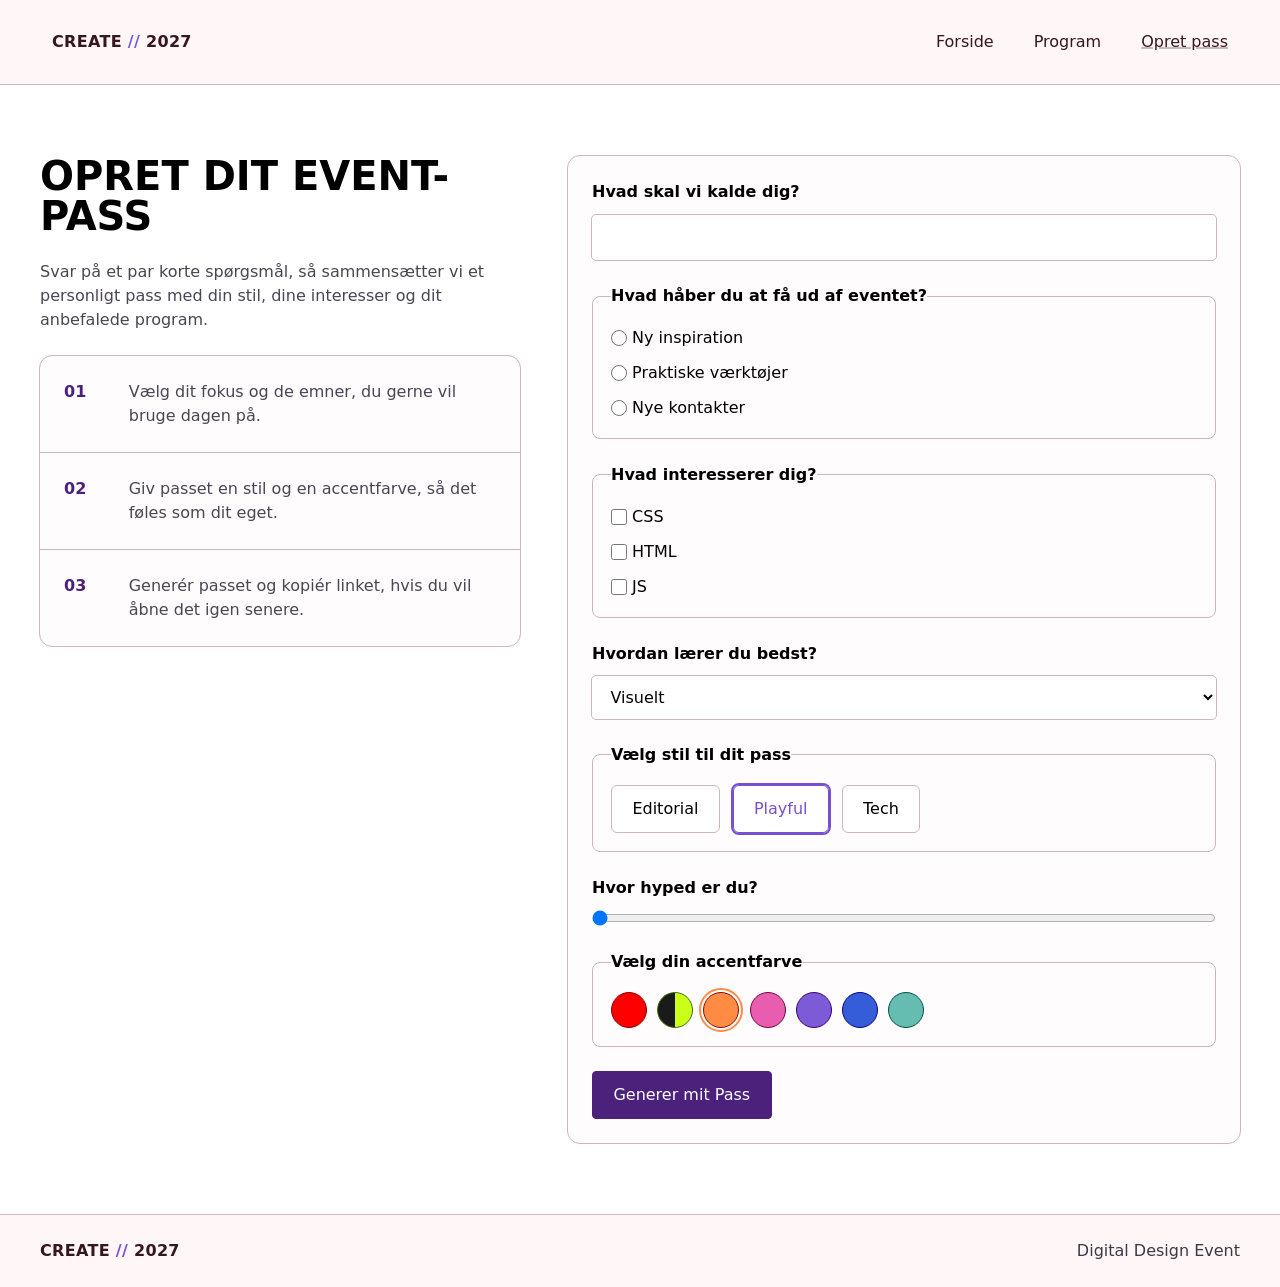
<file: form.html>
<!DOCTYPE html>
<html lang="da">

<head>
  <meta charset="UTF-8">
  <meta name="viewport" content="width=device-width, initial-scale=1.0">
  <title>Design dit event-pass | Design Tomorrow 2027</title>
  <link rel="stylesheet" href="./starter.css">
  <link rel="stylesheet" href="./style.css">
</head>

<body>
  <header class="site-header">
    <div class="header-content">
      <a class="site-logo" href="./" aria-label="Create 2027">
        <span>Create</span>
        <span class="logo-slash">//</span>
        <span>2027</span>
      </a>
      <nav class="site-nav" aria-label="Primær navigation">
        <button popovertarget="menu">Menu</button>
        <ul class="menu" id="menu" popover>
          <li><a href="./">Forside</a></li>
          <li><a href="./svg.html">Program</a></li>
          <li><a aria-current="page" href="./form.html" data-variant="filled">Opret pass</a></li>
        </ul>
      </nav>
    </div>
  </header>
  <main>
    <section class="form-wrapper">
      <header class="form-intro">
        <h1>Opret dit event-pass</h1>
        <p>Svar på et par korte spørgsmål, så sammensætter vi et personligt pass med din stil, dine interesser og dit
          anbefalede program.</p>
        <ol class="form-steps">
          <li>
            <span>01</span>
            <p>Vælg dit fokus og de emner, du gerne vil bruge dagen på.</p>
          </li>
          <li>
            <span>02</span>
            <p>Giv passet en stil og en accentfarve, så det føles som dit eget.</p>
          </li>
          <li>
            <span>03</span>
            <p>Generér passet og kopiér linket, hvis du vil åbne det igen senere.</p>
          </li>
        </ol>
      </header>
      <form class="pass-form" action="./opsamling.html">
        <div class="form-group">
          <label for="nickname">Hvad skal vi kalde dig?</label>
          <input type="text" id="nickname" name="nickname" required>
          <div class="error-message">Skriv dit kælenavn</div>
        </div>
        <fieldset class="form-group">
          <legend>Hvad håber du at få ud af eventet?</legend>
          <label for="reason-inspiration">
            <input type="radio" id="reason-inspiration" name="reason" value="inspiration" required>
            Ny inspiration
          </label>
          <label for="reason-tools">
            <input type="radio" id="reason-tools" name="reason" value="tools">
            Praktiske værktøjer
          </label>
          <label for="reason-network">
            <input type="radio" id="reason-network" name="reason" value="network">
            Nye kontakter
          </label>
        </fieldset>
        <fieldset class="form-group">
          <legend>Hvad interesserer dig?</legend>
          <label for="interest-css">
            <input type="checkbox" id="interest-css" name="interest" value="CSS">
            CSS
          </label>
          <label for="interest-html">
            <input type="checkbox" id="interest-html" name="interest" value="HTML">
            HTML
          </label>
          <label for="interest-javascript">
            <input type="checkbox" id="interest-javascript" name="interest" value="JavaScript">
            JS
          </label>
        </fieldset>
        <div class="form-group">
          <label for="learning-style">Hvordan lærer du bedst?</label>
          <select name="learning-style" id="learning-style" required>
            <option value="visual">Visuelt</option>
            <option value="auditive">Auditivt</option>
            <option value="lbd">Learning by doing</option>
          </select>
        </div>
        <fieldset class="form-group style-options" data-layout="inline">
          <legend>Vælg stil til dit pass</legend>
          <label class="style-option" for="style-editorial">
            <input type="radio" id="style-editorial" name="style" value="editorial" required>
            <span>Editorial</span>
          </label>
          <label class="style-option" for="style-playful">
            <input type="radio" id="style-playful" name="style" value="playful" checked>
            <span>Playful</span>
          </label>
          <label class="style-option" for="style-tech">
            <input type="radio" id="style-tech" name="style" value="tech">
            <span>Tech</span>
          </label>
        </fieldset>
        <div class="form-group">
          <label for="slider">Hvor hyped er du?</label>
          <input type="range" id="slider" name="slider" value="0" max="100" step="10">
        </div>
        <fieldset class="form-group" data-layout="inline">
          <legend>Vælg din accentfarve</legend>
          <label for="color-red" data-color="red">
            <input class="color-input" type="radio" id="color-red" name="color" value="red" required>
            <span class="visually-hidden">Rød</span>
          </label>
          <label for="color-lime" data-color="lime">
            <input class="color-input" type="radio" id="color-lime" name="color" value="lime">
            <span class="visually-hidden">Lime</span>
          </label>
          <label for="color-orange" data-color="orange">
            <input class="color-input" type="radio" id="color-orange" name="color" value="orange" checked>
            <span class="visually-hidden">Orange</span>
          </label>
          <label for="color-pink" data-color="pink">
            <input class="color-input" type="radio" id="color-pink" name="color" value="pink">
            <span class="visually-hidden">Pink</span>
          </label>
          <label for="color-purple" data-color="purple">
            <input class="color-input" type="radio" id="color-purple" name="color" value="purple">
            <span class="visually-hidden">Lilla</span>
          </label>
          <label for="color-blue" data-color="blue">
            <input class="color-input" type="radio" id="color-blue" name="color" value="blue">
            <span class="visually-hidden">Blå</span>
          </label>
          <label for="color-teal" data-color="teal">
            <input class="color-input" type="radio" id="color-teal" name="color" value="teal">
            <span class="visually-hidden">Turkis</span>
          </label>
        </fieldset>
        <button type="submit">Generer mit Pass</button>
      </form>
    </section>
  </main>
  <footer class="site-footer">
    <p class="footer-logo">Create <span>//</span> 2027</p>
    <p>Digital Design Event</p>
  </footer>
  <script src="./script.js"></script>
</body>

</html>
</file>
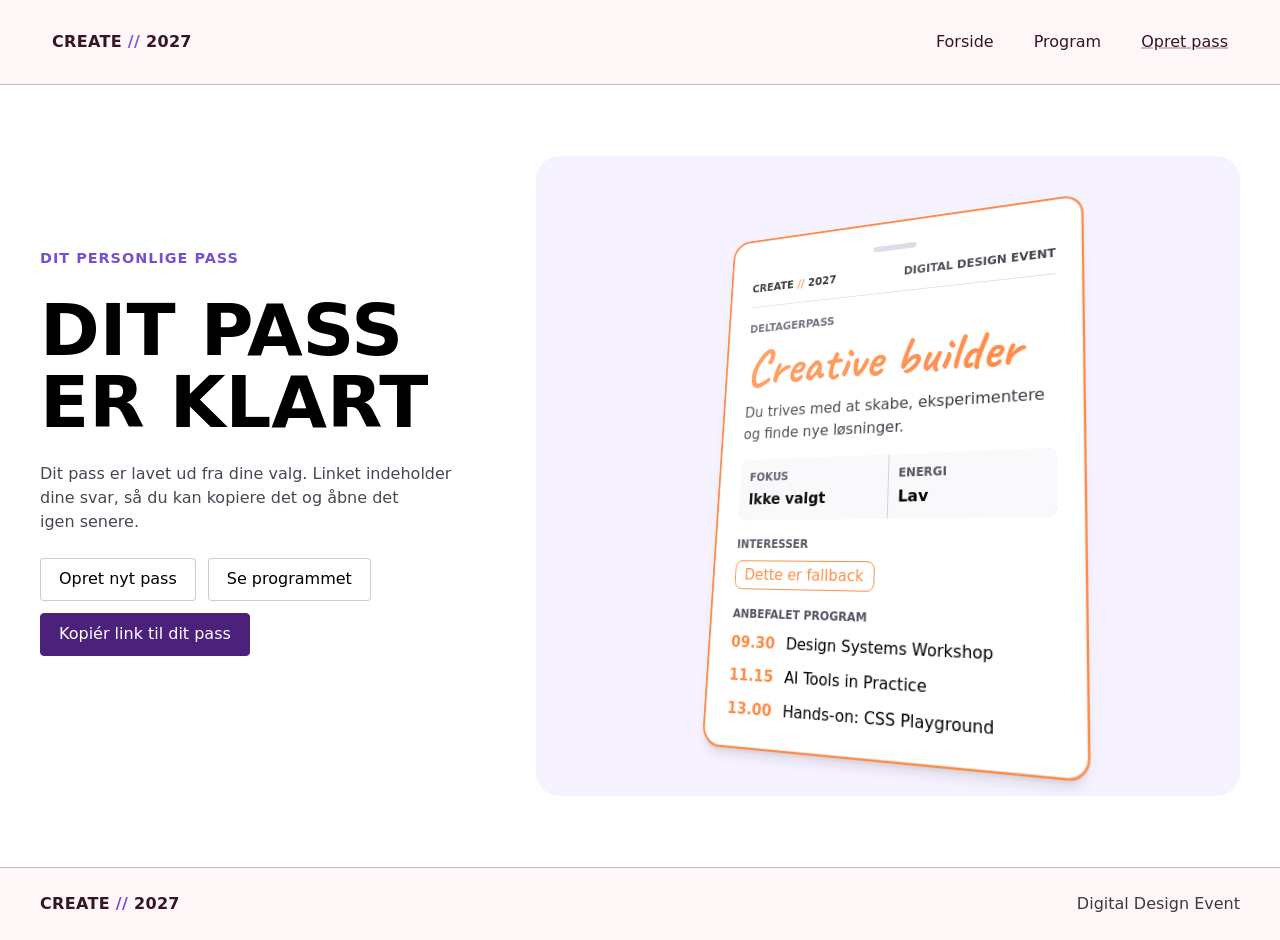
<file: opsamling.html>
<!DOCTYPE html>
<html lang="da">

<head>
  <meta charset="UTF-8">
  <meta name="viewport" content="width=device-width, initial-scale=1.0">
  <title>Dit event-pass | Design Tomorrow 2027</title>
  <link rel="stylesheet" href="./starter.css">
  <link rel="stylesheet" href="./style.css">
  <link rel="preconnect" href="https://fonts.googleapis.com">
  <link rel="preconnect" href="https://fonts.gstatic.com" crossorigin>
  <link href="https://fonts.googleapis.com/css2?family=Caveat:wght@600&display=swap" rel="stylesheet">
</head>

<body>
  <header class="site-header">
    <div class="header-content">
      <a class="site-logo" href="./" aria-label="Create 2027">
        <span>Create</span>
        <span class="logo-slash">//</span>
        <span>2027</span>
      </a>
      <nav class="site-nav" aria-label="Primær navigation">
        <button popovertarget="menu">Menu</button>
        <ul class="menu" id="menu" popover>
          <li><a href="./">Forside</a></li>
          <li><a href="./svg.html">Program</a></li>
          <li><a aria-current="page" href="./form.html" data-variant="filled">Opret pass</a></li>
        </ul>
      </nav>
    </div>
  </header>
  <main>
    <section class="pass-page">
      <div class="pass-intro">
        <p class="eyebrow">Dit personlige pass</p>
        <h1>Dit pass er klart</h1>
        <p>
          Dit pass er lavet ud fra dine valg. Linket indeholder dine svar, så du kan kopiere det og åbne det igen
          senere.
        </p>
        <div class="pass-actions">
          <a class="btn" href="./form.html">Opret nyt pass</a>
          <a class="btn" href="./svg.html">Se programmet</a>
          <button class="copy-link-button" type="button">Kopiér link til dit pass</button>
        </div>
        <p class="copy-status" aria-live="polite"></p>
      </div>

      <div class="pass-stage">
        <article class="event-pass" aria-labelledby="pass-title">
          <header class="pass-header">
            <p class="pass-brand">Create <span>//</span> 2027</p>
            <p class="pass-year">Digital Design Event</p>
          </header>

          <section class="pass-identity">
            <p class="pass-label">Deltagerpass</p>
            <h2 class="pass-profile" id="pass-title">Creative builder</h2>
            <p class="pass-description">
              <span class="nickname"></span>
              <span class="profile-text">trives med at skabe, eksperimentere og finde nye løsninger.</span>
            </p>
          </section>

          <dl class="pass-details">
            <div>
              <dt>Fokus</dt>
              <dd class="reason-output"></dd>
            </div>
            <div>
              <dt>Energi</dt>
              <dd class="hype-level"></dd>
            </div>
          </dl>

          <section class="pass-section" aria-labelledby="interests-title">
            <h3 id="interests-title">Interesser</h3>
            <ul class="chips">
              <li class="chip-one"></li>
              <li class="chip-two"></li>
              <li class="chip-three"></li>
            </ul>
          </section>

          <section class="pass-section" aria-labelledby="program-title">
            <h3 id="program-title">Anbefalet program</h3>
            <dl class="pass-program">
              <div>
                <dt>09.30</dt>
                <dd>Design Systems Workshop</dd>
              </div>
              <div>
                <dt>11.15</dt>
                <dd>AI Tools in Practice</dd>
              </div>
              <div>
                <dt>13.00</dt>
                <dd>Hands-on: CSS Playground</dd>
              </div>
            </dl>
          </section>
        </article>
      </div>
    </section>
  </main>
  <footer class="site-footer">
    <p class="footer-logo">Create <span>//</span> 2027</p>
    <p>Digital Design Event</p>
  </footer>
  <script src="./script.js"></script>
</body>

</html>
</file>
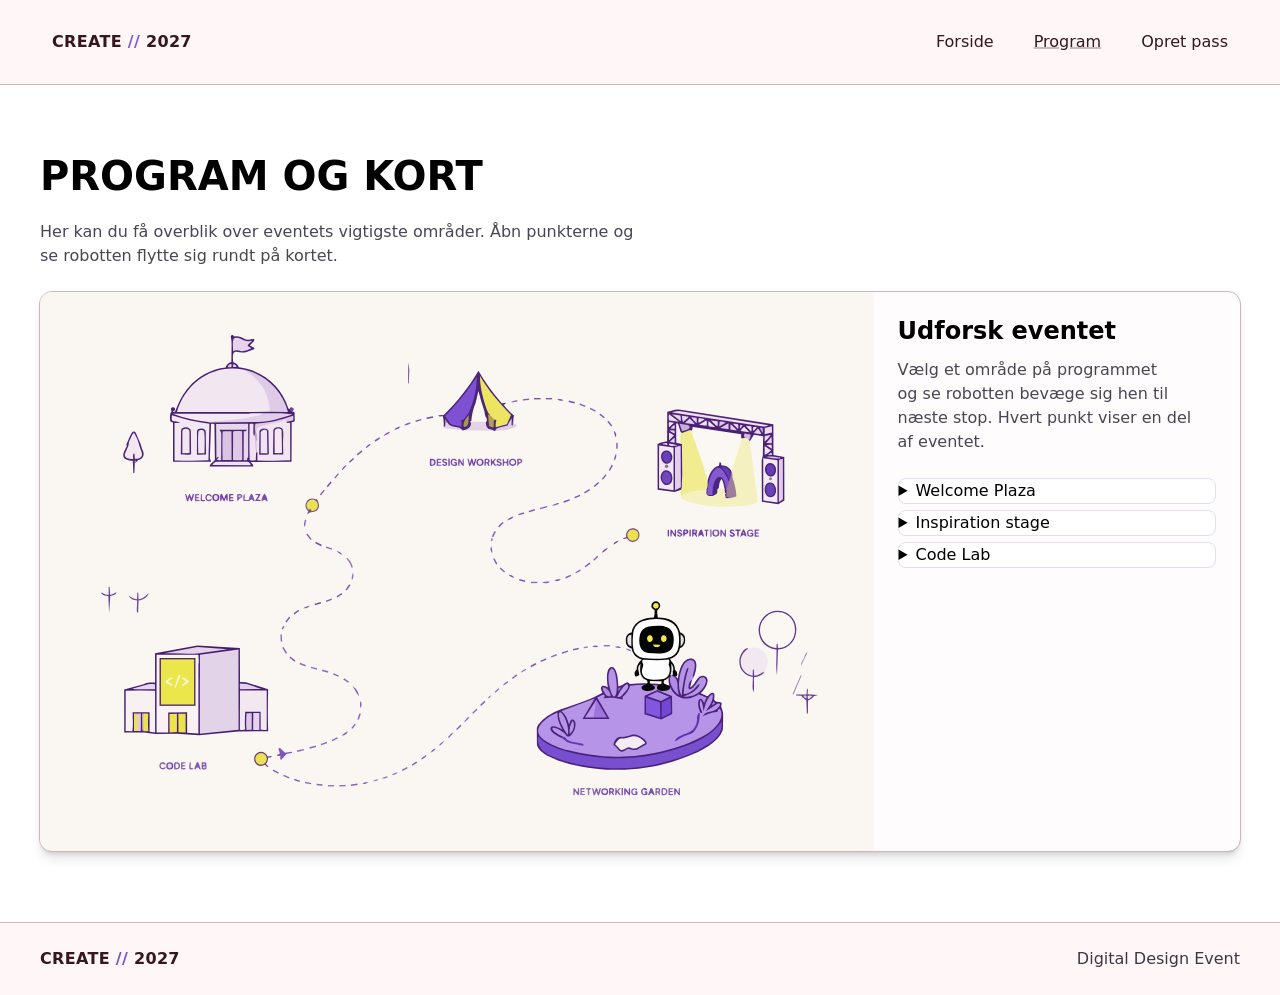
<file: svg.html>
<!DOCTYPE html>
<html lang="da">

<head>
  <meta charset="UTF-8">
  <meta name="viewport" content="width=device-width, initial-scale=1.0">
  <title>Program og kort | Design Tomorrow 2027</title>
  <link rel="stylesheet" href="./starter.css">
  <link rel="stylesheet" href="./style.css">
</head>

<body>
  <header class="site-header">
    <div class="header-content">
      <a class="site-logo" href="./" aria-label="Create 2027">
        <span>Create</span>
        <span class="logo-slash">//</span>
        <span>2027</span>
      </a>
      <nav class="site-nav" aria-label="Primær navigation">
        <button popovertarget="menu">Menu</button>
        <ul class="menu" id="menu" popover>
          <li><a href="./">Forside</a></li>
          <li><a aria-current="page" href="./svg.html">Program</a></li>
          <li><a href="./form.html" data-variant="filled">Opret pass</a></li>
        </ul>
      </nav>
    </div>
  </header>
  <main>
    <section class="program-wrapper">
      <h1>Program og kort</h1>
      <p class="page-intro">
        Her kan du få overblik over eventets vigtigste områder. Åbn punkterne og
        se robotten flytte sig rundt på kortet.
      </p>

      <article class="program-map">
        <div class="map-wrapper">
          <svg class="event-map" viewBox="0 0 1536 1030.48">
            <use href="bg.svg#background"></use>
            <use class="robot" href="robot.svg#robot"></use>
          </svg>
        </div>

        <div class="panel">
          <h2>Udforsk eventet</h2>
          <p>
            Vælg et område på programmet og se robotten bevæge sig hen til næste
            stop. Hvert punkt viser en del af eventet.
          </p>
          <div class="accordion">
            <details class="accordion-item" name="accordion" data-position="first" id="details-first">
              <summary>Welcome Plaza</summary>
              <div>
                Start her, hent dit pass og få overblik over dagens program.
                Her møder du også de andre deltagere, før oplæggene begynder.
              </div>
            </details>
            <details class="accordion-item" name="accordion" data-position="second" id="details-second">
              <summary>Inspiration stage</summary>
              <div>
                På scenen deler oplægsholdere cases, idéer og metoder fra
                arbejdet med digitale produkter, design og nye teknologier.
              </div>
            </details>
            <details class="accordion-item" name="accordion" data-position="third" id="details-third">
              <summary>Code Lab</summary>
              <div>
                I Code Lab kan du prøve teknikkerne selv. Tag din computer med,
                eksperimentér med CSS og byg videre på dagens eksempler.
              </div>
            </details>
          </div>
        </div>
      </article>
    </section>
  </main>
  <footer class="site-footer">
    <p class="footer-logo">Create <span>//</span> 2027</p>
    <p>Digital Design Event</p>
  </footer>
  <script src="./script.js"></script>
</body>

</html>
</file>
<file: starter.css>
@view-transition {
  navigation: auto;
}

*,
::before,
::after {
  box-sizing: border-box;
  margin: 0;
  padding: 0;
}

html {
  interpolate-size: allow-keywords;
  font-family: system-ui, sans-serif;
  line-height: 1.5;
  -webkit-font-smoothing: antialiased;
}

h1,
h2 {
  line-height: 1.25;
}

p,
li {
  text-wrap: pretty;
}

img,
svg {
  display: block;
  width: 100%;
  height: auto;
}

label {
  display: block;
}

input,
button,
textarea,
select {
  font: inherit;
  color: inherit;
  background-color: transparent;
  font-size: max(1em, 16px);
  padding: 0;
  margin: 0;
}

input:where([type="checkbox"], [type="radio"]) {
  width: 1em;
  height: 1em;
}

textarea {
  resize: none;
  min-height: 4lh;
}

legend {
  padding: 0;
}

select,
::picker(select) {
  appearance: base-select;
}

[popover] {
  margin: revert;
}

dialog {
  overscroll-behavior: none;

  &::backdrop {
    overflow: hidden;
    overscroll-behavior: contain;
  }
}

.visually-hidden {
  position: absolute;
  width: 1px;
  height: 1px;
  overflow: hidden;
  white-space: nowrap;
  clip-path: inset(100%);
}
</file>
<file: style.css>
/* Fonts og variabler */
@import url("https://fonts.googleapis.com/css2?family=Caveat:wght@600&display=swap");

html {
  --arrow-down: url("data:image/svg+xml,%3Csvg xmlns='http://www.w3.org/2000/svg' width='1em' height='1em' viewBox='0 0 24 24'%3E%3C!-- Icon from Solar by 480 Design - https://creativecommons.org/licenses/by/4.0/ --%3E%3Cpath fill='none' stroke='currentColor' stroke-linecap='round' stroke-linejoin='round' stroke-width='3' d='m19 9l-7 6l-7-6'/%3E%3C/svg%3E");
  --red: red;
  --lime: #caff1a;
  --orange: #ff8b45;
  --pink: #e85dad;
  --purple: #7d5bd6;
  --blue: #365dd8;
  --teal: #65bdb2;
}

[data-color="red"] {
  --accent-color: var(--red);
}

[data-color="lime"] {
  --accent-color: var(--lime);
}

[data-color="orange"] {
  --accent-color: var(--orange);
}

[data-color="pink"] {
  --accent-color: var(--pink);
}

[data-color="purple"] {
  --accent-color: var(--purple);
}

[data-color="blue"] {
  --accent-color: var(--blue);
}

[data-color="teal"] {
  --accent-color: var(--teal);
}

[data-style="editorial"] .pass-profile {
  font-family: Georgia, serif;
  font-weight: 500;
  text-transform: none;
}

[data-style="playful"] .pass-profile {
  font-family: "Caveat", cursive;
  font-size: 3.5rem;
  text-transform: none;
}

[data-style="tech"] .pass-profile {
  font-family: ui-monospace, "SFMono-Regular", Consolas, monospace;
  font-size: 2.75rem;
}

/* Global layout */
html {
  line-height: 1.5;
  font-family: system-ui;
  -webkit-font-smoothing: antialiased;
}

body {
  margin: unset;
  min-height: 100svh;
  display: grid;
  /*row-gap: 2rlh;*/
  /*padding-block: 2rlh;*/
  grid: auto 1fr auto / minmax(1rlh, 1fr) minmax(0, 1200px) minmax(1rlh, 1fr);

  > * {
    grid-column: 2;
  }
}

h1,
h2,
h3,
p {
  margin: 0;
}

h1 {
  text-transform: uppercase;
  font-size: 2.5rem;
  line-height: 1;
  text-box: cap alphabetic;
  font-weight: 550;
  font-family: system-ui;
  font-variation-settings: "wdth" 50;
}

.eyebrow {
  display: flex;
  align-items: center;
  gap: 0.5ch;
  font-weight: 600;
  text-transform: uppercase;
  font-size: 0.9rem;
  letter-spacing: 1px;
  color: #784fcf;
}

.btn {
  display: inline-block;
  padding: 0.35rlh 0.75rlh;
  border: 1px solid #0003;
  border-radius: 4px;
  text-decoration: none;
  color: inherit;
  background: transparent;
  font: inherit;
  font-weight: 500;
  cursor: pointer;
}

button.btn,
.pass-actions .btn {
  background: #fff;
}

.btn[data-variant="primary"] {
  background: #4b217c;
  color: #fff;
  border-color: #4b217c;
}

.btn:focus-visible,
.copy-link-button:focus-visible {
  outline: 2px solid #784fcf;
  outline-offset: 2px;
}

.site-header,
.site-footer {
  grid-column: 1 / -1;
  background: oklch(0.98 0.01 0);
  outline: 1px solid oklch(0.8 0.03 0);
}

.site-footer {
  padding: 1rlh max(1rlh, 50% - 1200px / 2);
  display: flex;
  flex-wrap: wrap;
  justify-content: space-between;
  gap: 0.5rlh 1rlh;
  color: oklch(0.35 0.02 300);
}

.site-logo,
.footer-logo {
  font-weight: 700;
  text-transform: uppercase;
  letter-spacing: 0.02em;
}

.site-logo {
  display: inline-flex;
  align-items: center;
  gap: 0.35ch;
}

.logo-slash,
.footer-logo span,
.pass-brand span {
  color: #784fcf;
}

.footer-logo {
  color: oklch(0.25 0.05 0);
}

main {
  display: grid;
  grid-template-columns: inherit;
  /* row-gap: 1rlh; */
  grid-column: 1 / -1;
  align-content: start;

  > * {
    grid-column: 2;
  }
}

main > section {
  padding-block: 3rlh;
}

.card,
.panel {
  padding: 1lh;
  background: #fefcfc;

  h2 {
    margin-bottom: 0.5rlh;
  }

  p:not(.eyebrow) {
    color: oklch(0.4 0.025 300);
  }
}

svg {
  display: block;
}

img {
  inline-size: 100%;
  block-size: auto;
  display: block;
}

.page-intro {
  max-inline-size: 60ch;
  color: oklch(0.4 0.025 300);
}

.error-page {
  gap: 0.75rlh;
  max-inline-size: 60ch;
  align-content: start;
}

.error-page .btn {
  justify-self: start;
}

/* Header og navigation */
[popover] {
  background: transparent;
  border: none;
  margin: revert;
  inset: revert;
}

.site-header {
  position: sticky;
  top: 0;
  inset-inline: 0;
  display: grid;
  grid-template-columns: inherit;
  padding-block: 1rlh;
  z-index: 100;

  .header-content {
    grid-column: 2;
    display: flex;
    justify-content: space-between;
    align-items: center;
    gap: 1em;
  }

  .menu {
    padding: 0;
    margin: 0;
    list-style-type: "";
    position-area: bottom span-left;

    &:popover-open {
      display: grid;
      align-content: start;
      gap: 0.5lh;
      min-width: 200px;
      background: #fefcfc;
      border-radius: 12px;
      outline: 1px solid oklch(0.8 0.03 0);
      outline-offset: -1px;
      margin-block-start: -1px;
      overflow: clip;
      box-shadow:
        0px 0.5px 0.6px hsl(0 0% 0% / 0.06),
        0px 1.8px 2.3px -0.5px hsl(0 0% 0% / 0.07),
        0px 4.2px 5.3px -1.1px hsl(0 0% 0% / 0.09),
        0px 9.7px 12.1px -1.6px hsl(0 0% 0% / 0.1);
      border-radius: 0.5lh 0 0.5lh 0.5lh;
      corner-shape: squircle;
      padding-block: 0.5rlh;

      li:nth-child(even) {
        background: oklch(0.98 0.01 0);
      }

      a {
        display: block;
        padding: 0.5rlh 1rlh;
        color: oklch(0.27 0.05 273);
        /* &[data-variant="filled"] {
          color: #fff;
        } */
      }
    }
  }

  a {
    color: oklch(0.25 0.05 0);
    text-decoration: none;
    padding: 0.25rlh 0.5rlh;
    display: inline-block;
    border-radius: 5px;
    &[aria-current="page"] {
      /* background: oklch(0.9 0.02 355.02); */
      text-decoration: 2px underline oklch(0.8 0.02 355.02);
      text-underline-position: from-font;
    }
    /* &[data-variant="filled"] {
      background: #4b217c;
      color: #fff;
    } */
  }
}

.site-nav {
  button {
    background: #fff;
    border: 1px solid oklch(0.8 0.03 0);
    padding: 0.5rlh;
    text-box: cap alphabetic;
    border-radius: 8px;

    &:has(+ :popover-open) {
      border-radius: 8px 8px 0 0;
    }
  }

  @media (width > 600px) {
    .menu {
      display: flex;
      gap: 1em;
      margin: unset;
      position: unset;
    }

    button {
      display: none;
    }
  }
}

/* Forside */
.hero {
  background: transparent;
  box-shadow: none;
  outline: none;
  grid-column: 1 / -1;
  display: grid;
  grid-template-columns: inherit;
  /* padding-inline: max(1rlh, 50% - 75rem / 2); */
  padding-block: 0 3rlh;

  .hero-content {
    grid-column: 2;
    display: grid;
    gap: 1.5rlh;
    @media (width > 500px) {
      grid-template-columns: 1.25fr 2fr;
    }
  }

  .content {
    margin-top: 2rlh;
    text-wrap: balance;
  }

  h1 {
    text-transform: uppercase;
    font-size: 5rem;
    line-height: 1;
    text-box: cap alphabetic;
    font-weight: 550;
    font-family: system-ui;
    font-variation-settings: "wdth" 50;
    margin-block: 0.5rlh 1rlh;

    span {
      color: oklch(0.8 0.0075 300.22);
    }
  }

  .visuals {
    position: relative;
    display: grid;

    > * {
      grid-area: 1 / 1;
    }

    span {
      font-weight: 900;
      font-size: 1cap;
      text-box: cap alphabetic;
    }
  }

  .info {
    background: #fff;
    z-index: 1;
    place-self: end;
    padding: 1rlh 2rlh;
    border: 1px solid #0003;
    box-shadow: -80px 2rlh 0 0rlh #4b217c;
  }

  img {
    align-self: stretch;
    object-fit: cover;
    contain: size;
    aspect-ratio: 1.75;

    @media (width > 800px) {
      inline-size: calc(100% - 1.5rlh);
      aspect-ratio: revert;
    }
  }

  .ctas {
    margin-block: 1.5rlh 0;
    display: flex;
    flex-wrap: wrap;
    gap: 0.5rlh;
  }
}

.stats {
  background: transparent;
  box-shadow: none;
  outline: none;
  background: oklch(0.98 0.005 300.22);
  grid-column: 1 / -1;
  display: grid;
  grid-template-columns: inherit;

  dl {
    grid-column: 2;
    display: flex;
    flex-wrap: wrap;
    flex-wrap: balance;
    gap: 3rlh;
    text-align: center;
    justify-content: center;
    rule-inset: 0.5rlh;
    rule: 1px solid #d8d7da;
    rule-inset-junction: overlap-join;

    div {
      display: flex;
      gap: 1ex;
      flex-direction: column-reverse;
    }

    dt {
      text-transform: uppercase;
      letter-spacing: 1px;
      font-weight: 600;
      font-size: 0.9rem;
      color: #4b217c;
    }

    dd {
      line-height: 1;
      margin: 0;
      font-weight: 500;
      font-size: 4.5rem;
      font-variation-settings: "wdth" 50;
    }
  }
}

.program-teasers {
  display: grid;
  gap: 0.75rlh;
}

.articles {
  display: grid;
  gap: 1rlh;

  @media (width > 700px) {
    grid-template-columns: 1fr 1fr 1fr;
  }
}

.card {
  padding: 0;
  overflow: clip;
  outline: 1px solid oklch(0.8 0.03 0);
  border-radius: 12px;
  display: grid;
  grid-template-rows: auto 1fr;
}

.card > img {
  aspect-ratio: 4 / 3;
  object-fit: cover;
}

.card-content {
  padding: 1lh;
  display: grid;
  gap: 0.6rem;
  align-content: start;
}

.card-content .btn {
  justify-self: start;
  margin-block-start: 0.35rem;
}

.program-details {
  box-sizing: border-box;
  border: none;
  border-radius: 12px;
  inline-size: min(42rem, calc(100vw - 2rem));
  max-block-size: calc(100dvh - 2rem);
  margin: auto;
  overflow: auto;
  background: #fefcfc;
  color: inherit;
  box-shadow:
    0px 0.5px 0.6px hsl(0 0% 0% / 0.06),
    0px 1.8px 2.3px -0.5px hsl(0 0% 0% / 0.07),
    0px 4.2px 5.3px -1.1px hsl(0 0% 0% / 0.09),
    0px 9.7px 12.1px -1.6px hsl(0 0% 0% / 0.1);
  padding: 1lh;

  &::backdrop {
    background: hsl(0 0% 0% / 0.35);
  }

  &:popover-open {
    display: grid;
    gap: 0.75rem;
    html:has(&) {
      overflow: hidden;
    }
  }
}

.program-details img {
  aspect-ratio: 16 / 9;
  object-fit: cover;
  border-radius: 8px;
}

.program-details .btn {
  justify-self: start;
}

.event-tools {
  display: grid;
  gap: 1rlh;
}

.tool-feature {
  display: grid;
  gap: 1.5rlh;
  padding: 1rlh;
  border-radius: 18px;
  outline: 1px solid oklch(0.8 0.03 0);
  background: #fefcfc;
  overflow: clip;
  box-shadow:
    0px 0.5px 0.6px hsl(0 0% 0% / 0.04),
    0px 1.8px 2.3px -0.5px hsl(0 0% 0% / 0.05),
    0px 4.2px 5.3px -1.1px hsl(0 0% 0% / 0.06);

  @media (width > 600px) {
    grid-template-columns: minmax(0, 1.4fr) minmax(18rem, 0.8fr);
    align-items: center;
  }
}

.feature-images {
  display: grid;
  grid: 1fr 1rlh 1rlh / 1fr 1rlh 1rlh;
  align-items: end;

  img {
    border-radius: 12px;
    outline: 1px solid oklch(0.8 0.03 0);
    background: #fff;
    box-shadow:
      0px 0.5px 0.6px hsl(0 0% 0% / 0.06),
      0px 1.8px 2.3px -0.5px hsl(0 0% 0% / 0.07),
      0px 4.2px 5.3px -1.1px hsl(0 0% 0% / 0.09);
  }
}

.map-preview {
  grid-area: 1 / 1 / -2 / -2;
}

.pass-preview {
  grid-area: 1 / 1 / -1 / -1;
  inline-size: min(48%, 16rem);
  justify-self: end;
  aspect-ratio: 0.78;
  object-fit: cover;
  object-position: center top;
}

.feature-content {
  display: grid;
  gap: 0.75rem;
  align-content: center;
}

.feature-content p:not(.eyebrow) {
  color: oklch(0.4 0.025 300);
}

.feature-actions {
  display: flex;
  flex-wrap: wrap;
  gap: 0.5rlh;
  margin-block-start: 0.5rem;
}

/* SVG-side */
.robot {
  /*transition: 1.4s;*/
  transition: 4s;
  transform-origin: center;
  transition-timing-function: linear(
    0,
    0.013 1%,
    0.051 2.2%,
    0.404 9.8%,
    0.51 12.6%,
    0.602 15.5%,
    0.683 18.7%,
    0.754 22.2%,
    0.813 26%,
    0.861 30.2%,
    0.9 34.8%,
    0.931 40%,
    0.972 52.7%,
    0.992 70.2%,
    1
  );
  /*translate: var(--x, 69%) var(--y, 53%);*/
  offset-path: path(
    "M1135.59 719.542C1136.19 699.075 1117.89 657.418 1039.88 654.529C961.863 651.639 888.182 696.667 861.093 719.542C784.934 783.854 725.65 864.014 649.802 891.103C573.954 918.192 474.629 925.415 411.422 867.626C406.004 844.149 431.286 862.209 494.493 844.149C557.7 826.09 613.684 793.584 584.789 733.989C537.835 678.006 494.493 719.542 449.346 654.529C431.287 547.98 577.565 594.934 573.954 526.309C570.342 457.685 543.253 499.22 494.493 439.625C475.712 404.952 561.312 319.231 606.46 280.705C698.561 217.498 911.659 159.709 1021.82 217.498C1113.36 296.353 1039.88 367.389 962.224 385.448C893.6 412.537 813.329 417.335 837.616 491.997C942.359 605.769 1018.21 472.132 1088.64 450.461"
  );
  offset-distance: var(--progress, 0%);
  transform-box: fill-box;
  offset-rotate: 0deg;
  translate: 0 -40%;

  .event-map:not([data-position]) & {
    transition-duration: 8s;
  }
}

.program-wrapper {
  display: grid;
  gap: 1rlh;
}

.program-map {
  display: grid;
  border-radius: 12px;
  overflow: clip;
  box-shadow:
    0px 0.5px 0.6px hsl(0 0% 0% / 0.06),
    0px 1.8px 2.3px -0.5px hsl(0 0% 0% / 0.07),
    0px 4.2px 5.3px -1.1px hsl(0 0% 0% / 0.09),
    0px 9.7px 12.1px -1.6px hsl(0 0% 0% / 0.1);
  background: oklch(0.98 0.01 0);
  outline: 1px solid oklch(0.8 0.03 0);
  gap: 1px;
  rule: 1px solid oklch(0.8 0.03 0);

  @media (width > 600px) {
    grid: auto / 1fr min(40%, 36ch);
  }
}

.accordion {
  display: grid;
  gap: 0.25rlh;
  margin-top: 1rlh;
}

.accordion-item {
  background: #fff;
  border-radius: 8px;
  border: 1px solid #e5dbf2;
  transition: border, background;
  transition-duration: 0.3s;

  &:open {
    border-color: #784fcf;
    background: oklch(0.985 0.012 300);
  }

  summary {
    cursor: pointer;
    padding: 0.75lh;
    display: flex;
    justify-content: space-between;
    gap: 0.5rlh;
    font-weight: 600;
    transition: 0.3s;

    &::marker {
      content: none;
    }

    &:after {
      /*content: "+";*/
      content: var(--arrow-down);
      width: 1rem;
      height: 1rem;
      transition: 0.3s;
    }

    .accordion-item:open & {
      padding-block-end: 0.5rlh;
      color: oklch(0.4 0.2 300);
    }

    .accordion-item:open &::after {
      /*content: "–";*/
      rotate: 180deg;
    }
  }

  > div {
    padding-bottom: 1rlh;
    padding-inline: 0.75lh;
  }
}

.event-map[data-position="first"] {
  --x: 30%;
  --y: 26%;
  --progress: 56%;
}

.event-map[data-position="second"] {
  --x: 67%;
  --y: 32%;
  --progress: 100%;
}

.event-map[data-position="third"] {
  --x: 23%;
  --y: 73%;
  --progress: 29%;
}

.accordion-item {
  interpolate-size: allow-keywords;

  &::details-content {
    block-size: 0;
    overflow: clip;
    transition: 0.3s allow-discrete;
  }

  &:open::details-content {
    block-size: auto;
  }
}

/* Formular */
.color-input {
  appearance: none;
  block-size: 1.5rlh;
  inline-size: 1.5rlh;
  border-radius: 9999px;
  background: var(--accent-color);
  border: 1px solid oklch(from var(--accent-color) calc(l/2) c h);

  &:checked {
    outline: 2px solid var(--accent-color);
    outline-offset: 2px;
  }

  &#color-lime {
    background: linear-gradient(90deg, #1a1a1a 50%, var(--accent-color) 0);
    &:checked {
      outline: 2px solid #1a1a1a;
    }
  }
}

.color-input:focus-visible {
  outline: 2px solid var(--accent-color);
  outline-offset: 2px;
  box-shadow: none;
}

.form-wrapper {
  display: grid;
  gap: 2rlh;

  @media (width > 600px) {
    grid: auto / min(40%, 50ch) 1fr;
  }
}

.form-intro {
  display: grid;
  gap: 1rlh;
  align-content: start;
}

.form-intro > p:not(.eyebrow) {
  color: oklch(0.4 0.025 300);
}

.form-steps {
  display: grid;
  gap: 1px;
  padding: 0;
  margin: 0;
  list-style-type: "";
  overflow: clip;
  border-radius: 12px;
  outline: 1px solid oklch(0.8 0.03 0);
  background: oklch(0.8 0.03 0);
}

.form-steps li {
  display: grid;
  grid-template-columns: 4ch 1fr;
  gap: 1rlh;
  padding: 1rlh;
  background: #fefcfc;
}

.form-steps span {
  font-weight: 700;
  color: #4b217c;
}

.form-steps p {
  color: oklch(0.4 0.025 300);
}

.pass-form {
  display: grid;
  gap: 1rlh;
  padding: 1rlh;
  border-radius: 12px;
  outline: 1px solid oklch(0.8 0.03 0);
  background: #fefcfc;
}

.form-group {
  display: grid;
  gap: 0.45rlh;
}

legend,
label:not(fieldset > *) {
  font-weight: 550;
}

.form-group label {
  display: flex;
  align-items: center;
  gap: 0.5ch;
}

.error-message {
  color: crimson;
  display: none;
  transition: none;
}

.form-group:has(input:focus) .error-message {
  transition: display 0s calc(infinity * 1s) allow-discrete;
}

.form-group:has(:user-invalid) {
  input {
    border-color: crimson;
  }
  .error-message {
    display: block;
    transition: none;
  }
}

.form-group:has(:user-valid) {
  input {
    border-color: green;
  }
}

input[type="text"],
select {
  background: #fff;
  border: none;
  outline: 1px solid oklch(0.8 0.03 0);
  font: inherit;
  color: inherit;
  padding: 0.45rlh 0.6rlh;
  border-radius: 4px;

  &:focus-visible {
    outline-color: #784fcf;
    outline-width: 2px;
    outline-offset: 2px;
    box-shadow: none;
  }
}

::picker(select) {
  background: #fff;
  border: none;
  outline: 1px solid oklch(0.8 0.03 0);
  padding: 0;
  border-radius: 4px;
  margin-block-start: 0.5ex;
  position-try: most-height flip-block;
  box-shadow:
    0 50px 100px -20px rgba(50, 50, 93, 0.25),
    0 30px 60px -30px rgba(0, 0, 0, 0.3);
}

option {
  padding: 0.5rlh;
}

option:nth-child(even) {
  background: #fef5f8;
}

option:hover {
  background: oklch(from #784ece calc(l * 1.75) 0.03 h);
}
option:checked {
  background: #784ece;
  color: #fff;
}

fieldset {
  padding: 0.75rlh;
  border: 1px solid oklch(0.8 0.03 0);
  border-radius: 8px;
}

[data-layout="inline"] {
  display: flex;
  flex-wrap: wrap;
  gap: 1ch;
}

.style-options {
  gap: 1.25ch;

  .style-option {
    position: relative;
    display: block;
    input {
      position: absolute;
      inset: 0;
      margin: 0;
      opacity: 0;
      cursor: pointer;
    }
    span {
      display: block;
      min-inline-size: 7ch;
      padding: 0.45rlh 0.85rlh;
      border: 1px solid oklch(0.8 0.03 0);
      border-radius: 6px;
      background: #fff;
      text-align: center;
      font-weight: 500;
      cursor: pointer;
    }
    input:checked + span {
      border-color: #784fcf;
      outline: 2px solid #784fcf;
      color: #784fcf;
    }
    input:focus-visible + span {
      outline: 2px solid #784fcf;
      outline-offset: 2px;
    }
  }
}

.pass-form button {
  justify-self: start;
  padding: 0.45rlh 0.85rlh;
  border: 1px solid #4b217c;
  border-radius: 4px;
  background: #4b217c;
  color: #fff;
}

/* Event-pass */
.pass-page {
  display: grid;
  gap: 2rlh;
  align-items: center;
}

@media (width > 800px) {
  .pass-page {
    grid-template-columns: minmax(0, 44ch) minmax(20rem, 1fr);
  }
}

.pass-intro {
  display: grid;
  gap: 1rlh;
  align-content: center;
}

.pass-intro h1 {
  text-transform: uppercase;
  font-size: 3rem;
  line-height: 1;
  text-box: cap alphabetic;
  font-weight: 550;
  font-family: system-ui;
  font-variation-settings: "wdth" 50;
}

@media (width > 700px) {
  .pass-intro h1 {
    font-size: 4.5rem;
  }
}

.pass-intro > p:not(.eyebrow, .copy-status) {
  color: oklch(0.4 0.025 300);
}

.pass-actions {
  display: flex;
  flex-wrap: wrap;
  gap: 0.5rlh;
}

.copy-link-button {
  padding: 0.35rlh 0.75rlh;
  border: 1px solid #0003;
  border-radius: 4px;
  text-decoration: none;
  color: inherit;
  background: #fff;
}

.copy-link-button {
  background: #4b217c;
  color: #fff;
  border-color: #4b217c;
}

.copy-status {
  min-block-size: 1lh;
  color: #4b217c;
  font-weight: 500;
}

.pass-stage {
  perspective: 800px;
  transform-style: preserve-3d;
  isolation: isolate;
  padding: 2rlh 1rlh;
  /* border: 1px dashed #784fcf;
  background: linear-gradient(
    165deg,
    oklch(0.97 0.03 293.9) 40%,
    transparent 0
  ); */
  background: oklch(0.97 0.03 293.9);
  border-radius: 1rlh;
}

.event-pass {
  rotate: -1 2 0 -22deg;
  background: #fff;
  width: min(100%, 24rem);
  max-width: -webkit-fill-available;
  max-width: stretch;
  margin-inline: auto;
  padding: 1rlh;
  border-radius: 18px;
  border: 1px solid rgba(0, 0, 0, 0.08);
  box-shadow:
    0px 0.5px 0.6px hsl(0 0% 0% / 0.06),
    0px 1.8px 2.3px -0.5px hsl(0 0% 0% / 0.07),
    0px 4.2px 5.3px -1.1px hsl(0 0% 0% / 0.09),
    0px 9.7px 12.1px -1.6px hsl(0 0% 0% / 0.1);
  position: relative;
  z-index: 1;
  display: grid;
  align-content: start;
  gap: 1rem;
  overflow: hidden;
  outline: 2px solid var(--accent-color, var(--purple));

  &::after {
    content: "";
    position: absolute;
    inset: 0;
    background: #fff5;
    mask: linear-gradient(135deg, red, #0000 50%);
    pointer-events: none;
  }
}

.event-pass::before {
  content: "";
  inline-size: 3rem;
  block-size: 0.35rem;
  border-radius: 999px;
  background: oklch(0.88 0.015 300);
  justify-self: center;
}

.pass-header {
  display: flex;
  justify-content: space-between;
  gap: 1rlh;
  padding-block-end: 0.75rem;
  border-block-end: 1px solid oklch(0.9 0.015 300);
}

.pass-brand,
.pass-year,
.pass-label,
.pass-section h3,
.pass-details dt {
  text-transform: uppercase;
  font-size: 0.75rem;
  font-weight: 700;
}

.pass-brand span,
.pass-year,
.logo-slash {
  color: var(--accent-color, var(--purple));
}

.pass-year {
  color: oklch(0.35 0.02 300);
  text-align: right;
}

.pass-identity {
  display: grid;
  gap: 0.35rem;
}

.pass-label,
.pass-section h3,
.pass-details dt {
  color: oklch(0.45 0.025 300);
}

.pass-profile {
  font-size: 3.5rem;
  font-weight: 700;
  line-height: 1.125;
  text-transform: uppercase;
  font-variation-settings: "wdth" 50;
  color: var(--accent-color, var(--purple));
}

.pass-description {
  color: oklch(0.35 0.02 300);
}

.pass-details {
  display: grid;
  grid-template-columns: repeat(2, 1fr);
  gap: 1px;
  margin: 0;
  overflow: clip;
  border-radius: 10px;
  background: oklch(0.86 0.02 300);
}

.pass-details div {
  display: grid;
  gap: 0.15rem;
  padding: 0.65rem;
  background: oklch(0.98 0.005 300);
}

.pass-details dd {
  margin: 0;
  font-weight: 700;
}

.pass-section {
  display: grid;
  gap: 0.5rem;
}

.chips {
  padding: 0;
  list-style-type: "";
  display: flex;
  flex-wrap: wrap;
  gap: 1ch;
  margin: 0;
}

.chips li {
  border: 1px solid;
  color: var(--accent-color, var(--purple));
  font-weight: 500;
  border-radius: 8px;
  padding: 2px 10px;
}

.chips li:empty {
  display: none;
}

.pass-program {
  display: grid;
  gap: 1ex;
  margin: 0;
}

.pass-program div {
  display: grid;
  grid-template-columns: 5ch 1fr;
  gap: 0.75rem;
}

.pass-program dt {
  color: var(--accent-color, var(--purple));
  font-weight: 700;
}

.pass-program dd {
  margin: 0;
}

.event-pass[data-color="lime"] {
  --theme: lime;
  background: #1a1a1a;
  color: #fff;
}

.pass-label,
.pass-section h3,
.pass-details dt,
.profile-text,
.pass-year,
.pass-description {
  @container style(--theme: lime) {
    color: oklch(0.8 0.02 300);
  }
}

.pass-details {
  @container style(--theme: lime) {
    background: #3f3f3f;
    div {
      background: #2a2a2a;
    }
  }
}

/* View Transitions and scroll animation */
.site-header {
  view-transition-name: site-header;
  position: static !important;
}

.map-preview,
.map-wrapper {
  view-transition-name: map;
}

.tool-feature,
.pass-form {
  view-transition-name: pass;
  view-transition-class: morph;

  .pass-preview {
    view-transition-name: pass-img;
  }

  .feature-content {
    view-transition-name: feature-content;
  }

  button,
  [data-variant="primary"] {
    view-transition-name: cta;
  }
}

:root {
  view-transition-name: none;
}

::view-transition {
  pointer-events: none;
}

::view-transition-old(.morph),
::view-transition-new(.morph) {
  height: 100%;
}

::view-transition-group(map) {
  z-index: 2;
}

::view-transition-group(pass-img) {
  z-index: 3;
}

.card > img {
  animation: parallax linear both;
  animation-timeline: view();
}

@keyframes parallax {
  from {
    object-position: bottom;
  }
  to {
    object-position: top;
  }
}
</file>
